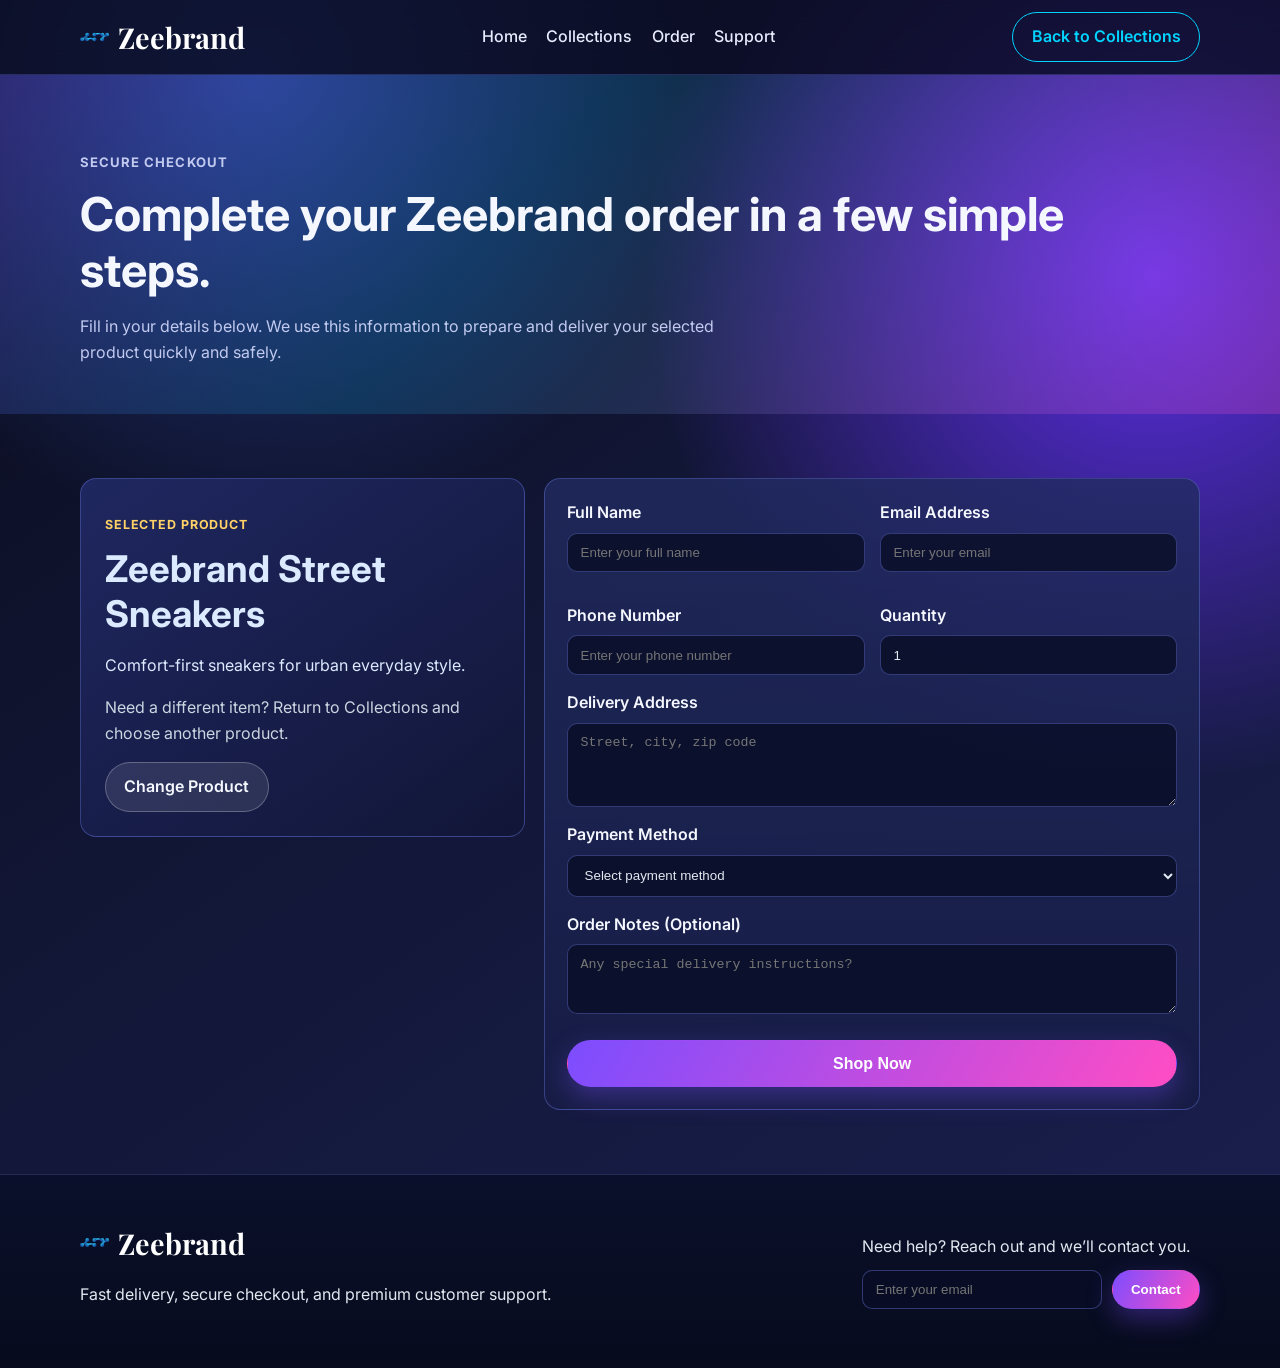
<file: order.html>
<!DOCTYPE html>
<html lang="en">
  <head>
    <meta charset="UTF-8" />
    <meta name="viewport" content="width=device-width, initial-scale=1.0" />
    <title>Zeebrand Order | Checkout</title>
    <link rel="preconnect" href="https://fonts.googleapis.com" />
    <link rel="preconnect" href="https://fonts.gstatic.com" crossorigin />
    <link
      href="https://fonts.googleapis.com/css2?family=Inter:wght@400;500;600;700;800&family=Playfair+Display:wght@600;700&display=swap"
      rel="stylesheet"
    />
    <link rel="stylesheet" href="styles.css" />
  </head>
  <body>
    <header class="topbar">
      <div class="container nav">
        <a class="brand" href="index.html"><img src="logo.svg" alt="Zeebrand logo" class="brand-logo" />Zeebrand</a>
        <nav>
          <ul class="nav-links">
            <li><a href="index.html">Home</a></li>
            <li><a href="collections.html">Collections</a></li>
            <li><a href="#order-form">Order</a></li>
            <li><a href="#support">Support</a></li>
          </ul>
        </nav>
        <a class="btn btn-outline" href="collections.html">Back to Collections</a>
      </div>
    </header>

    <main>
      <section class="catalog-hero">
        <div class="container">
          <p class="eyebrow">Secure Checkout</p>
          <h1>Complete your Zeebrand order in a few simple steps.</h1>
          <p>
            Fill in your details below. We use this information to prepare and deliver
            your selected product quickly and safely.
          </p>
        </div>
      </section>

      <section class="order-section" id="order-form">
        <div class="container order-wrap">
          <aside class="order-summary">
            <p class="summary-label">Selected Product</p>
            <h2 id="selected-product">Zeebrand Street Sneakers</h2>
            <p id="selected-description">Comfort-first sneakers for urban everyday style.</p>
            <p class="summary-note">Need a different item? Return to Collections and choose another product.</p>
            <a class="btn btn-light" href="collections.html">Change Product</a>
          </aside>

          <form class="order-form">
            <div class="form-grid">
              <label>
                Full Name
                <input type="text" name="full_name" placeholder="Enter your full name" required />
              </label>

              <label>
                Email Address
                <input type="email" name="email" placeholder="Enter your email" required />
              </label>

              <label>
                Phone Number
                <input type="tel" name="phone" placeholder="Enter your phone number" required />
              </label>

              <label>
                Quantity
                <input type="number" name="quantity" value="1" min="1" max="10" required />
              </label>
            </div>

            <label>
              Delivery Address
              <textarea name="address" rows="4" placeholder="Street, city, zip code" required></textarea>
            </label>

            <label>
              Payment Method
              <select name="payment" required>
                <option value="">Select payment method</option>
                <option>Cash on Delivery</option>
                <option>Credit / Debit Card</option>
                <option>Online Wallet</option>
              </select>
            </label>

            <label>
              Order Notes (Optional)
              <textarea name="notes" rows="3" placeholder="Any special delivery instructions?"></textarea>
            </label>

            <button class="btn btn-primary order-submit" type="submit">Shop Now</button>
          </form>
        </div>
      </section>
    </main>

    <footer class="footer" id="support">
      <div class="container footer-content">
        <div>
          <a class="brand" href="index.html"><img src="logo.svg" alt="Zeebrand logo" class="brand-logo" />Zeebrand</a>
          <p>Fast delivery, secure checkout, and premium customer support.</p>
        </div>
        <form>
          <label for="email">Need help? Reach out and we’ll contact you.</label>
          <div class="subscribe">
            <input id="email" type="email" placeholder="Enter your email" />
            <button class="btn btn-primary" type="submit">Contact</button>
          </div>
        </form>
      </div>
    </footer>

    <script>
      const DB_KEY = "zeebrand_products_db";

      const products = {
        sneakers: {
          name: "Zeebrand Street Sneakers",
          description: "Comfort-first sneakers for urban everyday style.",
        },
        tee: {
          name: "Minimal Tee Pack",
          description: "Breathable, premium cotton basics in neutral tones.",
        },
        lamp: {
          name: "Glow Smart Desk Lamp",
          description: "Modern ambient light with touch dimming controls.",
        },
        watch: {
          name: "Zeebrand Active Watch",
          description: "Track fitness, messages, and daily health insights.",
        },
        sunglasses: {
          name: "Urban Shade Sunglasses",
          description: "UV-protected eyewear with timeless frame design.",
        },
        skincare: {
          name: "Daily Skin Care Set",
          description: "Hydration essentials for a clean self-care routine.",
        },
        headphones: {
          name: "Noise-Free Headphones",
          description: "Immersive audio with all-day battery performance.",
        },
        mugs: {
          name: "Ceramic Mug Duo",
          description: "Minimal home essentials with premium matte finish.",
        },
        tote: {
          name: "Metro Leather Tote",
          description: "Spacious and polished carry-all for work and travel.",
        },
        case: {
          name: "Zeebrand Phone Pro Case",
          description: "Slim protective case with durable edge cushioning.",
        },
      };

      try {
        const customProducts = JSON.parse(localStorage.getItem(DB_KEY) || "[]");
        customProducts.forEach((product) => {
          if (product?.key && product?.name) {
            products[product.key] = {
              name: product.name,
              description: product.description || "Product details from local database.",
            };
          }
        });
      } catch {
        // Ignore corrupted local DB entries and continue with default products.
      }

      const params = new URLSearchParams(window.location.search);
      const item = params.get("item");
      if (item && products[item]) {
        document.getElementById("selected-product").textContent = products[item].name;
        document.getElementById("selected-description").textContent = products[item].description;
      }
    </script>
  </body>
</html>
</file>
<file: styles.css>
:root {
  --bg: #090b1a;
  --bg-soft: #121737;
  --surface: #171d45;
  --surface-2: #1f2760;
  --text: #f5f7ff;
  --muted: #a9b1dc;
  --primary: #7c4dff;
  --primary-dark: #602bff;
  --secondary: #00d4ff;
  --accent: #ff4dc4;
  --accent-warm: #ffb703;
  --border: #34408b;
}

* {
  box-sizing: border-box;
}

body {
  margin: 0;
  font-family: "Inter", system-ui, -apple-system, sans-serif;
  color: var(--text);
  background: radial-gradient(circle at 20% 5%, #243b87 0%, transparent 28%),
    radial-gradient(circle at 90% 20%, #5f2eea 0%, transparent 32%),
    linear-gradient(145deg, #090b1a 0%, #121737 45%, #1a1f4f 100%);
  line-height: 1.6;
}

img {
  max-width: 100%;
  display: block;
}

.container {
  width: min(1120px, 92%);
  margin: 0 auto;
}

.topbar {
  background: rgba(11, 14, 37, 0.82);
  border-bottom: 1px solid rgba(121, 137, 255, 0.25);
  position: sticky;
  top: 0;
  z-index: 40;
  backdrop-filter: blur(12px);
}

.nav {
  display: flex;
  justify-content: space-between;
  align-items: center;
  min-height: 74px;
  gap: 1rem;
}

.brand {
  font-family: "Playfair Display", Georgia, serif;
  font-size: 1.8rem;
  color: #ffffff;
  font-weight: 700;
  text-decoration: none;
  display: inline-flex;
  align-items: center;
  gap: 0.55rem;
}

.brand-logo {
  width: 1.8rem;
  height: 1.8rem;
  border-radius: 0.55rem;
  flex-shrink: 0;
}

.nav-links {
  list-style: none;
  display: flex;
  gap: 1.2rem;
  padding: 0;
  margin: 0;
}

.nav-links a {
  text-decoration: none;
  color: #e9ecff;
  font-weight: 500;
}

.hero {
  padding: 4.5rem 0;
  background: linear-gradient(140deg, rgba(123, 77, 255, 0.16) 0%, rgba(0, 212, 255, 0.1) 40%, rgba(255, 77, 196, 0.15) 100%);
}

.hero-grid {
  display: grid;
  grid-template-columns: 1.1fr 1fr;
  align-items: center;
  gap: 2rem;
}

.eyebrow {
  color: var(--secondary);
  font-weight: 700;
  text-transform: uppercase;
  letter-spacing: 0.08em;
  font-size: 0.82rem;
}

h1,
h2,
h3 {
  line-height: 1.2;
  margin-top: 0;
}

h1 {
  font-size: clamp(2rem, 2.4vw + 1rem, 3.4rem);
  margin-bottom: 1rem;
}

h2 {
  font-size: clamp(1.5rem, 1.8vw + 1rem, 2.3rem);
  margin-bottom: 1.1rem;
}

.hero-copy p,
.catalog-hero p,
.admin-note {
  color: #c2caf0;
  max-width: 68ch;
}

.hero-image img {
  border-radius: 20px;
  box-shadow: 0 20px 60px rgba(0, 15, 90, 0.45);
  animation: floatY 4s ease-in-out infinite;
}

.hero-actions {
  display: flex;
  gap: 0.85rem;
  margin-top: 1.5rem;
  flex-wrap: wrap;
}

.btn {
  text-decoration: none;
  border: 1px solid transparent;
  font-weight: 600;
  padding: 0.7rem 1.15rem;
  border-radius: 999px;
  display: inline-flex;
  align-items: center;
  justify-content: center;
  cursor: pointer;
  transition: transform 0.25s ease, box-shadow 0.25s ease, background 0.25s ease;
}

.btn:hover {
  transform: translateY(-2px);
}

.btn-primary {
  background: linear-gradient(120deg, var(--primary), var(--accent));
  color: #fff;
  box-shadow: 0 10px 26px rgba(124, 77, 255, 0.35);
}

.btn-primary:hover {
  box-shadow: 0 14px 30px rgba(255, 77, 196, 0.35);
}

.btn-light {
  background: rgba(255, 255, 255, 0.1);
  color: #f6f8ff;
  border-color: rgba(255, 255, 255, 0.25);
}

.btn-outline {
  border-color: var(--secondary);
  color: var(--secondary);
}

.collections,
.features,
.testimonials,
.product-section,
.order-section,
.product-admin {
  padding: 4rem 0;
}

.card-grid,
.product-grid {
  display: grid;
  gap: 1.2rem;
}

.card-grid {
  grid-template-columns: repeat(3, minmax(0, 1fr));
}

.product-grid {
  grid-template-columns: repeat(4, minmax(0, 1fr));
}

.card,
.product-card,
.admin-card,
.order-form {
  background: linear-gradient(180deg, rgba(33, 43, 96, 0.8), rgba(23, 29, 69, 0.95));
  border-radius: 16px;
  border: 1px solid rgba(121, 137, 255, 0.35);
}

.card,
.product-card {
  overflow: hidden;
  animation: fadeInUp 0.7s ease both;
}

.card img,
.product-card img {
  aspect-ratio: 4 / 3;
  object-fit: cover;
}

.card div,
.product-content {
  padding: 1rem;
}

.card p,
.features p,
.product-content p,
.quote-author {
  color: var(--muted);
}

.feature-grid {
  display: grid;
  grid-template-columns: 1.25fr 1fr;
  gap: 1.2rem;
}

.features ul {
  padding-left: 1.2rem;
}

.features li {
  margin-bottom: 0.8rem;
}

.feature-highlight {
  background: linear-gradient(145deg, #171b44, #0d1230);
  color: #dbeafe;
  border-radius: 16px;
  padding: 1.7rem;
  border: 1px solid rgba(124, 77, 255, 0.4);
}

.highlight-title {
  color: #ffd166;
  font-weight: 600;
}

.highlight-stat {
  font-size: 3rem;
  font-weight: 800;
  margin: 0;
  color: #fff;
}

.testimonials {
  background: rgba(255, 255, 255, 0.02);
}

blockquote {
  margin: 0;
  font-size: 1.2rem;
  font-style: italic;
  max-width: 60ch;
}

.footer {
  background: linear-gradient(180deg, #0a102b, #070b1d);
  color: #e2e8f0;
  padding: 2.8rem 0;
  border-top: 1px solid rgba(121, 137, 255, 0.25);
}

.footer .brand {
  color: #fff;
}

.footer-content {
  display: flex;
  justify-content: space-between;
  align-items: center;
  gap: 1.5rem;
  flex-wrap: wrap;
}

.subscribe {
  display: flex;
  gap: 0.6rem;
  margin-top: 0.6rem;
}

input[type="email"],
.admin-form input,
.admin-form textarea,
.order-form input,
.order-form textarea,
.order-form select {
  border-radius: 10px;
  border: 1px solid rgba(121, 137, 255, 0.35);
  background: rgba(9, 14, 39, 0.82);
  color: #e2e8f0;
  padding: 0.7rem 0.8rem;
}

input[type="email"] {
  min-width: 240px;
}

.catalog-hero {
  padding: 4rem 0 2rem;
  background: linear-gradient(130deg, rgba(124, 77, 255, 0.24) 0%, rgba(0, 212, 255, 0.14) 40%, rgba(255, 77, 196, 0.24) 100%);
  animation: gradientShift 9s ease-in-out infinite alternate;
}

.admin-card {
  padding: 1.2rem;
}

.admin-form {
  display: grid;
  grid-template-columns: repeat(2, minmax(0, 1fr));
  gap: 0.85rem;
}

.admin-form textarea,
.admin-form button {
  grid-column: 1 / -1;
}

#db-status {
  color: #8dfad6;
  font-weight: 600;
  margin-top: 0.8rem;
}

.product-btn {
  margin-top: 0.85rem;
  width: 100%;
}

.product-meta {
  display: flex;
  align-items: center;
  justify-content: space-between;
  gap: 0.8rem;
}

.price {
  font-weight: 800;
  color: #fff;
}

.tag {
  display: inline-flex;
  align-items: center;
  justify-content: center;
  font-size: 0.75rem;
  font-weight: 700;
  color: #101535;
  border: 1px solid transparent;
  background: linear-gradient(120deg, #00d4ff, #8dfad6);
  padding: 0.18rem 0.55rem;
  border-radius: 999px;
}

.order-wrap {
  display: grid;
  grid-template-columns: 0.95fr 1.4fr;
  gap: 1.2rem;
  align-items: start;
}

.order-summary {
  background: linear-gradient(145deg, #1f2760, #111637);
  color: #dbeafe;
  border-radius: 16px;
  padding: 1.5rem;
  position: sticky;
  top: 95px;
  border: 1px solid rgba(121, 137, 255, 0.35);
}

.summary-label {
  color: #ffd166;
  text-transform: uppercase;
  letter-spacing: 0.07em;
  font-size: 0.78rem;
  font-weight: 700;
}

.summary-note {
  color: #cbd5e1;
}

.order-form {
  padding: 1.35rem;
}

.form-grid {
  display: grid;
  grid-template-columns: repeat(2, minmax(0, 1fr));
  gap: 0.95rem;
}

.order-form label {
  display: flex;
  flex-direction: column;
  gap: 0.45rem;
  font-weight: 600;
  margin-bottom: 0.95rem;
}

.order-form textarea {
  resize: vertical;
}

.order-submit {
  width: 100%;
  margin-top: 0.7rem;
  padding: 0.85rem 1.1rem;
  font-size: 1rem;
  animation: pulseGlow 2.8s ease infinite;
}

.fade-in-up {
  animation: fadeInUp 0.6s ease both;
}

@keyframes fadeInUp {
  from {
    opacity: 0;
    transform: translateY(12px);
  }
  to {
    opacity: 1;
    transform: translateY(0);
  }
}

@keyframes floatY {
  0%,
  100% {
    transform: translateY(0px);
  }
  50% {
    transform: translateY(-10px);
  }
}

@keyframes pulseGlow {
  0%,
  100% {
    box-shadow: 0 10px 22px rgba(124, 77, 255, 0.35);
  }
  50% {
    box-shadow: 0 14px 28px rgba(0, 212, 255, 0.45);
  }
}

@keyframes gradientShift {
  from {
    filter: hue-rotate(0deg);
  }
  to {
    filter: hue-rotate(16deg);
  }
}

@media (max-width: 1100px) {
  .product-grid {
    grid-template-columns: repeat(3, minmax(0, 1fr));
  }
}

@media (max-width: 980px) {
  .order-wrap {
    grid-template-columns: 1fr;
  }

  .order-summary {
    position: static;
  }
}

@media (max-width: 900px) {
  .hero-grid,
  .card-grid,
  .feature-grid,
  .product-grid,
  .admin-form {
    grid-template-columns: 1fr;
  }

  .nav-links {
    display: none;
  }
}

@media (max-width: 700px) {
  .form-grid {
    grid-template-columns: 1fr;
  }
}
</file>
